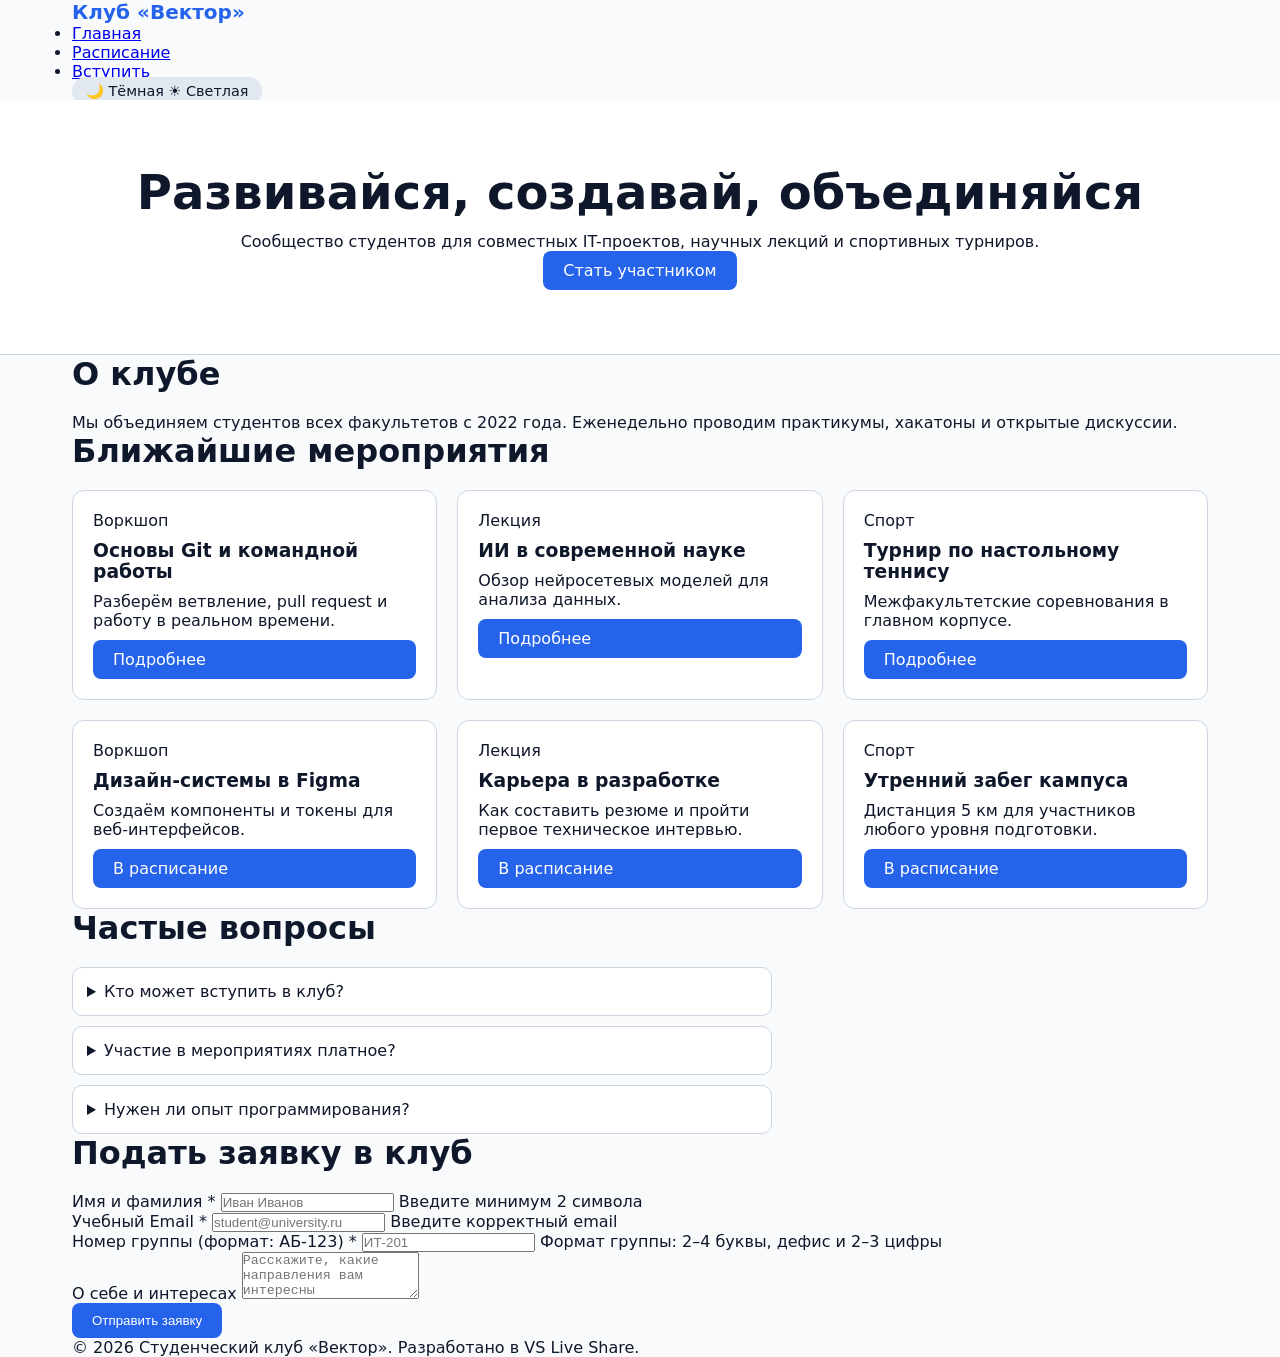
<file: index.html>
<!DOCTYPE html>
<html lang="ru">
<head>
  <meta charset="UTF-8">
  <meta name="viewport" content="width=device-width, initial-scale=1.0">
  <title>Студенческий клуб «Вектор» — Главная</title>
  <link rel="stylesheet" href="styles/style.css">
</head>
<body>
  <!-- Переключатель темы в самом начале body для работы селектора ~ -->
  <input type="checkbox" id="theme-toggle" class="visually-hidden" aria-label="Переключить тёмную тему">

  <div class="page-wrapper">
    <header class="site-header">
      <div class="container header-inner">
        <a href="index.html" class="logo">Клуб «Вектор»</a>
        <nav aria-label="Основная навигация">
          <ul class="nav-list">
            <li><a href="index.html" aria-current="page">Главная</a></li>
            <li><a href="schedule.html">Расписание</a></li>
            <li><a href="#join-form">Вступить</a></li>
          </ul>
        </nav>
        <label for="theme-toggle" class="theme-btn" tabindex="0">
          <span class="theme-text-dark">🌙 Тёмная</span>
          <span class="theme-text-light">☀️ Светлая</span>
        </label>
      </div>
    </header>

    <main>
      <!-- Hero-блок -->
      <section class="hero">
        <div class="container">
          <h1>Развивайся, создавай, объединяйся</h1>
          <p>Сообщество студентов для совместных IT-проектов, научных лекций и спортивных турниров.</p>
          <a href="#join-form" class="btn btn-primary">Стать участником</a>
        </div>
      </section>

      <!-- Секция «О клубе» -->
      <section id="about" class="section container">
        <h2>О клубе</h2>
        <p>Мы объединяем студентов всех факультетов с 2022 года. Еженедельно проводим практикумы, хакатоны и открытые дискуссии.</p>
      </section>

      <!-- Карточки мероприятий (6 штук по ТЗ) -->
      <!-- TODO: @44iki проверить адаптивную сетку карточек на 360px, 768px и 1440px -->
      <section id="events" class="section container">
        <h2>Ближайшие мероприятия</h2>
        <div class="cards-grid">
          <article class="card">
            <span class="badge">Воркшоп</span>
            <h3>Основы Git и командной работы</h3>
            <p>Разберём ветвление, pull request и работу в реальном времени.</p>
            <a href="schedule.html#modal-1" class="btn btn-outline">Подробнее</a>
          </article>

          <article class="card">
            <span class="badge">Лекция</span>
            <h3>ИИ в современной науке</h3>
            <p>Обзор нейросетевых моделей для анализа данных.</p>
            <a href="schedule.html#modal-2" class="btn btn-outline">Подробнее</a>
          </article>

          <article class="card">
            <span class="badge">Спорт</span>
            <h3>Турнир по настольному теннису</h3>
            <p>Межфакультетские соревнования в главном корпусе.</p>
            <a href="schedule.html#modal-3" class="btn btn-outline">Подробнее</a>
          </article>

          <article class="card">
            <span class="badge">Воркшоп</span>
            <h3>Дизайн-системы в Figma</h3>
            <p>Создаём компоненты и токены для веб-интерфейсов.</p>
            <a href="schedule.html" class="btn btn-outline">В расписание</a>
          </article>

          <article class="card">
            <span class="badge">Лекция</span>
            <h3>Карьера в разработке</h3>
            <p>Как составить резюме и пройти первое техническое интервью.</p>
            <a href="schedule.html" class="btn btn-outline">В расписание</a>
          </article>

          <article class="card">
            <span class="badge">Спорт</span>
            <h3>Утренний забег кампуса</h3>
            <p>Дистанция 5 км для участников любого уровня подготовки.</p>
            <a href="schedule.html" class="btn btn-outline">В расписание</a>
          </article>
        </div>
      </section>

      <!-- FAQ-аккордеон на <details>/<summary> -->
      <section id="faq" class="section container">
        <h2>Частые вопросы</h2>
        <div class="faq-list">
          <details class="faq-item">
            <summary>Кто может вступить в клуб?</summary>
            <p>Любой студент очной или заочной формы обучения независимо от курса и специальности.</p>
          </details>
          <details class="faq-item">
            <summary>Участие в мероприятиях платное?</summary>
            <p>Нет, все лекции, воркшопы и внутренние турниры полностью бесплатны.</p>
          </details>
          <details class="faq-item">
            <summary>Нужен ли опыт программирования?</summary>
            <p>Для стартовых воркшопов опыт не требуется — мы обучаем с нуля.</p>
          </details>
        </div>
      </section>

      <!-- Форма обратной связи с HTML-валидацией -->
      <section id="join-form" class="section container">
        <h2>Подать заявку в клуб</h2>
        <form action="#join-form" class="contact-form">
          <div class="form-group">
            <label for="user-name">Имя и фамилия *</label>
            <input type="text" id="user-name" name="name" required minlength="2" placeholder="Иван Иванов">
            <span class="error-msg">Введите минимум 2 символа</span>
          </div>

          <div class="form-group">
            <label for="user-email">Учебный Email *</label>
            <input type="email" id="user-email" name="email" required placeholder="student@university.ru">
            <span class="error-msg">Введите корректный email</span>
          </div>

          <div class="form-group">
            <label for="user-group">Номер группы (формат: АБ-123) *</label>
            <input type="text" id="user-group" name="group" required pattern="[А-Яа-яЁёA-Za-z]{2,4}-[0-9]{2,3}" placeholder="ИТ-201">
            <span class="error-msg">Формат группы: 2–4 буквы, дефис и 2–3 цифры</span>
          </div>

          <div class="form-group">
            <label for="user-msg">О себе и интересах</label>
            <textarea id="user-msg" name="message" rows="3" minlength="10" placeholder="Расскажите, какие направления вам интересны"></textarea>
          </div>

          <button type="submit" class="btn btn-primary">Отправить заявку</button>
        </form>
      </section>
    </main>

    <footer class="site-footer">
      <div class="container">
        <p>© 2026 Студенческий клуб «Вектор». Разработано в VS Live Share.</p>
      </div>
    </footer>
  </div>
</body>
</html>
</file>
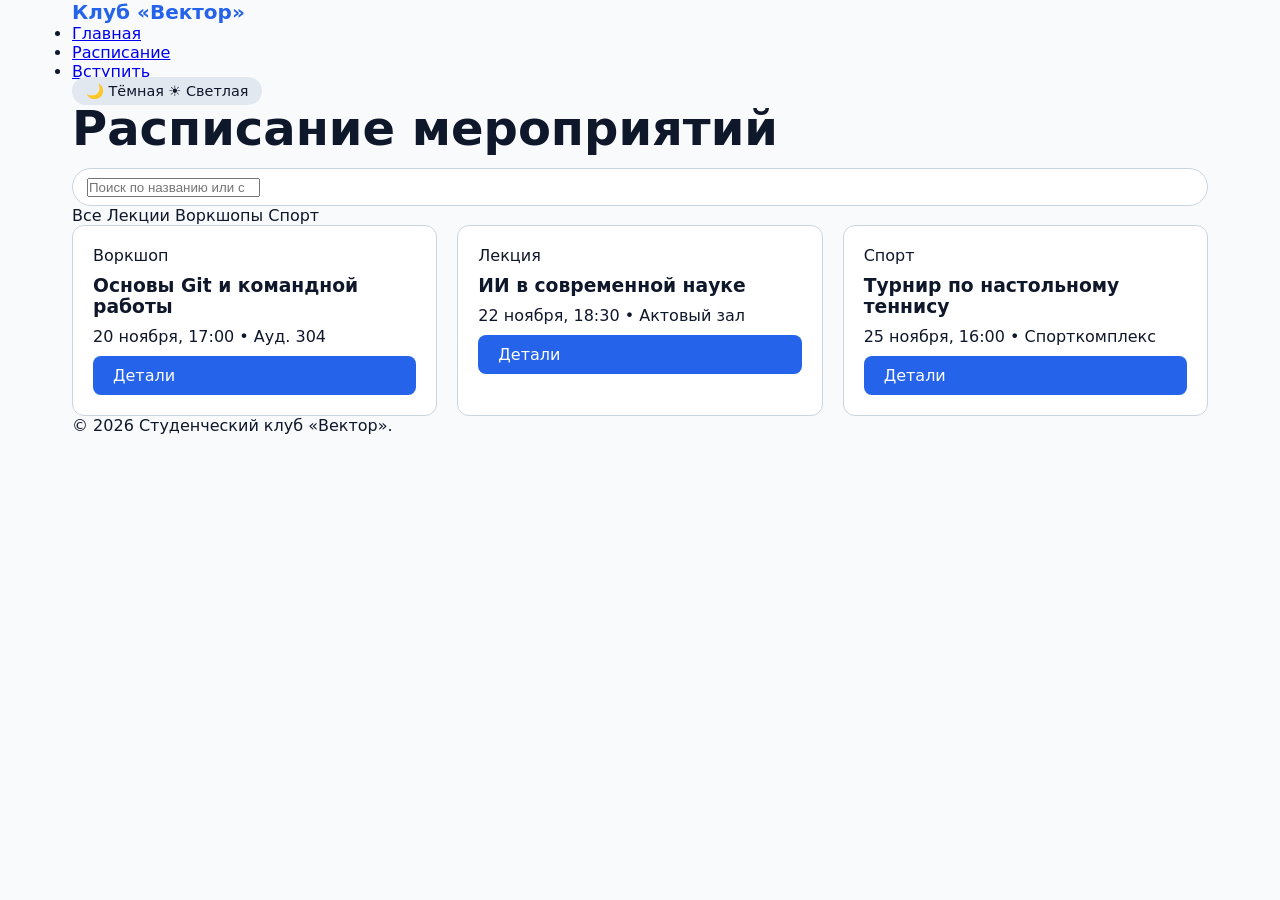
<file: schedule.html>
<!DOCTYPE html>
<html lang="ru">
<head>
  <meta charset="UTF-8">
  <meta name="viewport" content="width=device-width, initial-scale=1.0">
  <title>Студенческий клуб «Вектор» — Расписание</title>
  <link rel="stylesheet" href="styles/style.css">
</head>
<body>
  <input type="checkbox" id="theme-toggle" class="visually-hidden" aria-label="Переключить тёмную тему">

  <div class="page-wrapper">
    <header class="site-header">
      <div class="container header-inner">
        <a href="index.html" class="logo">Клуб «Вектор»</a>
        <nav aria-label="Основная навигация">
          <ul class="nav-list">
            <li><a href="index.html">Главная</a></li>
            <li><a href="schedule.html" aria-current="page">Расписание</a></li>
            <li><a href="index.html#join-form">Вступить</a></li>
          </ul>
        </nav>
        <label for="theme-toggle" class="theme-btn" tabindex="0">
          <span class="theme-text-dark">🌙 Тёмная</span>
          <span class="theme-text-light">☀️ Светлая</span>
        </label>
      </div>
    </header>

    <main class="container section">
      <h1>Расписание мероприятий</h1>

      <!-- Поиск-заглушка (без JS, оформлено стилями) -->
      <div class="search-stub" role="search">
        <label for="search-input" class="visually-hidden">Поиск по мероприятиям</label>
        <input type="search" id="search-input" placeholder="Поиск по названию или спикеру (демо-режим)...">
      </div>

      <!-- Радиокнопки фильтрации -->
      <!-- TODO: @44iki настроить подсветку активной кнопки фильтра в style.css -->
      <div class="filter-system">
        <input type="radio" name="category" id="cat-all" class="visually-hidden" checked>
        <input type="radio" name="category" id="cat-lecture" class="visually-hidden">
        <input type="radio" name="category" id="cat-workshop" class="visually-hidden">
        <input type="radio" name="category" id="cat-sport" class="visually-hidden">

        <div class="filter-controls" role="group" aria-label="Фильтр по категориям">
          <label for="cat-all" class="filter-btn">Все</label>
          <label for="cat-lecture" class="filter-btn">Лекции</label>
          <label for="cat-workshop" class="filter-btn">Воркшопы</label>
          <label for="cat-sport" class="filter-btn">Спорт</label>
        </div>

        <div class="cards-grid filter-grid">
          <article class="card" data-cat="workshop">
            <span class="badge">Воркшоп</span>
            <h3>Основы Git и командной работы</h3>
            <p>20 ноября, 17:00 • Ауд. 304</p>
            <a href="#modal-1" class="btn btn-outline">Детали</a>
          </article>

          <article class="card" data-cat="lecture">
            <span class="badge">Лекция</span>
            <h3>ИИ в современной науке</h3>
            <p>22 ноября, 18:30 • Актовый зал</p>
            <a href="#modal-2" class="btn btn-outline">Детали</a>
          </article>

          <article class="card" data-cat="sport">
            <span class="badge">Спорт</span>
            <h3>Турнир по настольному теннису</h3>
            <p>25 ноября, 16:00 • Спорткомплекс</p>
            <a href="#modal-3" class="btn btn-outline">Детали</a>
          </article>
        </div>
      </div>
    </main>

    <!-- Модальные окна на :target -->
    <div id="modal-1" class="modal" role="dialog" aria-modal="true" aria-labelledby="m1-title">
      <div class="modal-box">
        <a href="#close" class="modal-close" aria-label="Закрыть окно">✕</a>
        <h2 id="m1-title">Основы Git и командной работы</h2>
        <p><strong>Дата и место:</strong> 20 ноября, 17:00, корпус Б, ауд. 304.</p>
        <p><strong>Что взять с собой:</strong> ноутбук с установленным VS Code и Git.</p>
        <a href="index.html#join-form" class="btn btn-primary">Записаться</a>
      </div>
    </div>

    <div id="modal-2" class="modal" role="dialog" aria-modal="true" aria-labelledby="m2-title">
      <div class="modal-box">
        <a href="#close" class="modal-close" aria-label="Закрыть окно">✕</a>
        <h2 id="m2-title">ИИ в современной науке</h2>
        <p><strong>Дата и место:</strong> 22 ноября, 18:30, главный корпус, актовый зал.</p>
        <p><strong>Спикер:</strong> канд. техн. наук А. Смирнов.</p>
        <a href="index.html#join-form" class="btn btn-primary">Записаться</a>
      </div>
    </div>

    <div id="modal-3" class="modal" role="dialog" aria-modal="true" aria-labelledby="m3-title">
      <div class="modal-box">
        <a href="#close" class="modal-close" aria-label="Закрыть окно">✕</a>
        <h2 id="m3-title">Турнир по настольному теннису</h2>
        <p><strong>Дата и место:</strong> 25 ноября, 16:00, спорткомплекс, зал №2.</p>
        <p><strong>Формат:</strong> одиночный разряд, олимпийская система на выбывание.</p>
        <a href="index.html#join-form" class="btn btn-primary">Записаться</a>
      </div>
    </div>

    <footer class="site-footer">
      <div class="container">
        <p>© 2026 Студенческий клуб «Вектор».</p>
      </div>
    </footer>
  </div>
</body>
</html>
</file>
<file: styles/style.css>
/* TODO: @aksinam*/
:root {
  --bg: #f8fafc;
  --card: #ffffff;
  --sec: #e2e8f0;
  --text: #0f172a;
  --muted: #475569;
  --accent: #2563eb;
  --border: #cbd5e1;
}

@media (prefers-color-scheme: dark) {
  :root {
    --bg: #0f172a; --card: #1e293b; --sec: #334155;
    --text: #f8fafc; --muted: #94a3b8; --accent: #3b82f6; --border: #334155;
  }
}

#theme-toggle:checked ~ .page-wrapper {
  --bg: #0f172a; --card: #1e293b; --sec: #334155;
  --text: #f8fafc; --muted: #94a3b8; --accent: #3b82f6; --border: #334155;
}

/* Сброс и доступность */
*, *::before, *::after { box-sizing: border-box; margin: 0; padding: 0; }
body { font-family: system-ui, sans-serif; }
:focus-visible { outline: 3px solid var(--accent); outline-offset: 2px; }

.visually-hidden {
  position: absolute; width: 1px; height: 1px;
  overflow: hidden; clip: rect(0 0 0 0);
}

.page-wrapper {
  background: var(--bg); color: var(--text);
  min-height: 100vh; display: flex; flex-direction: column;
}

.container { max-width: 1200px; width: 100%; margin: 0 auto; padding: 0 clamp(16px, 4vw, 32px); }
section { padding: clamp(32px, 5vw, 64px) 0; }
h1 { font-size: clamp(1.8rem, 4vw, 3rem); margin-bottom: 12px; }
h2 { font-size: clamp(1.4rem, 3vw, 2rem); margin-bottom: 20px; }

/* Шапка и навигация */
.header { background: var(--card); border-bottom: 1px solid var(--border); padding: 14px 0; }
.header__inner, .nav { display: flex; flex-wrap: wrap; justify-content: space-between; align-items: center; gap: 16px; }
.logo { font-weight: 800; color: var(--accent); text-decoration: none; font-size: 1.25rem; }
.nav__link { color: var(--text); text-decoration: none; }
.nav__link[aria-current="page"] { color: var(--accent); font-weight: 600; }
.theme-btn { background: var(--sec); padding: 6px 14px; border-radius: 20px; cursor: pointer; font-size: 0.9rem; }

/* Hero и кнопки */
.hero { text-align: center; background: var(--card); border-bottom: 1px solid var(--border); }
.hero__text { color: var(--muted); max-width: 600px; margin: 0 auto 20px; }
.btn { display: inline-block; background: var(--accent); color: #fff; padding: 10px 20px; border-radius: 8px; text-decoration: none; border: none; cursor: pointer; }

/* Сетка карточек */
.cards-grid { display: grid; grid-template-columns: repeat(auto-fill, minmax(min(100%, 290px), 1fr)); gap: 20px; }
.card { background: var(--card); border: 1px solid var(--border); border-radius: 12px; padding: 20px; display: flex; flex-direction: column; gap: 10px; }
.card__tag { align-self: flex-start; background: var(--sec); color: var(--accent); padding: 3px 8px; border-radius: 6px; font-size: 0.75rem; font-weight: 700; }
.card__desc { color: var(--muted); font-size: 0.95rem; }

/* Фильтр на :checked + поиск-заглушка */
.schedule-controls { display: flex; flex-wrap: wrap; justify-content: space-between; gap: 12px; margin-bottom: 24px; }
.filter-labels { display: flex; flex-wrap: wrap; gap: 8px; }
.filter-label { padding: 6px 14px; border: 1px solid var(--border); border-radius: 20px; cursor: pointer; background: var(--card); }
.search-stub { padding: 8px 14px; border-radius: 20px; border: 1px solid var(--border); background: var(--card); color: var(--text); }

#filter-all:checked ~ .schedule-controls label[for="filter-all"],
#filter-lecture:checked ~ .schedule-controls label[for="filter-lecture"],
#filter-workshop:checked ~ .schedule-controls label[for="filter-workshop"],
#filter-sport:checked ~ .schedule-controls label[for="filter-sport"] {
  background: var(--accent); color: #fff; border-color: var(--accent);
}

#filter-lecture:checked ~ .cards-grid .card:not([data-category="lecture"]),
#filter-workshop:checked ~ .cards-grid .card:not([data-category="workshop"]),
#filter-sport:checked ~ .cards-grid .card:not([data-category="sport"]) {
  display: none;
}

/* Модальное окно на :target */
.modal {
  position: fixed; inset: 0; background: rgba(0, 0, 0, 0.7);
  display: flex; align-items: center; justify-content: center; padding: 16px;
  opacity: 0; visibility: hidden; transition: 0.2s; z-index: 10;
}
.modal:target { opacity: 1; visibility: visible; }
.modal__box { background: var(--card); padding: 24px; border-radius: 12px; max-width: 450px; width: 100%; position: relative; }
.modal__close { position: absolute; top: 12px; right: 16px; font-size: 1.5rem; text-decoration: none; color: var(--muted); }

/* Форма и валидация */
.form { max-width: 500px; display: flex; flex-direction: column; gap: 14px; }
.form__group { display: flex; flex-direction: column; gap: 4px; }
.form__input { padding: 10px; border-radius: 8px; border: 2px solid var(--border); background: var(--card); color: var(--text); }
.form__input:focus { border-color: var(--accent); }
.form__input:user-invalid { border-color: #dc2626; }

/* FAQ-аккордеон */
.faq-list { max-width: 700px; display: flex; flex-direction: column; gap: 10px; }
.faq-item { background: var(--card); border: 1px solid var(--border); border-radius: 10px; padding: 14px; }
.faq-item__summary { font-weight: 700; cursor: pointer; list-style: none; display: flex; justify-content: space-between; }
.faq-item__summary::-webkit-details-marker { display: none; }
.faq-item__summary::after { content: "+"; color: var(--accent); }
.faq-item[open] .faq-item__summary::after { content: "−"; }
.faq-item__content { margin-top: 10px; color: var(--muted); }

/* Подвал и адаптивность (360px / 768px / 1440px) */
.footer { margin-top: auto; padding: 20px 0; text-align: center; border-top: 1px solid var(--border); color: var(--muted); font-size: 0.85rem; }

@media (max-width: 768px) {
  .schedule-controls, .search-stub { flex-direction: column; width: 100%; }
}

@media (max-width: 360px) {
  .header__inner { flex-direction: column; align-items: flex-start; }
}
</file>
